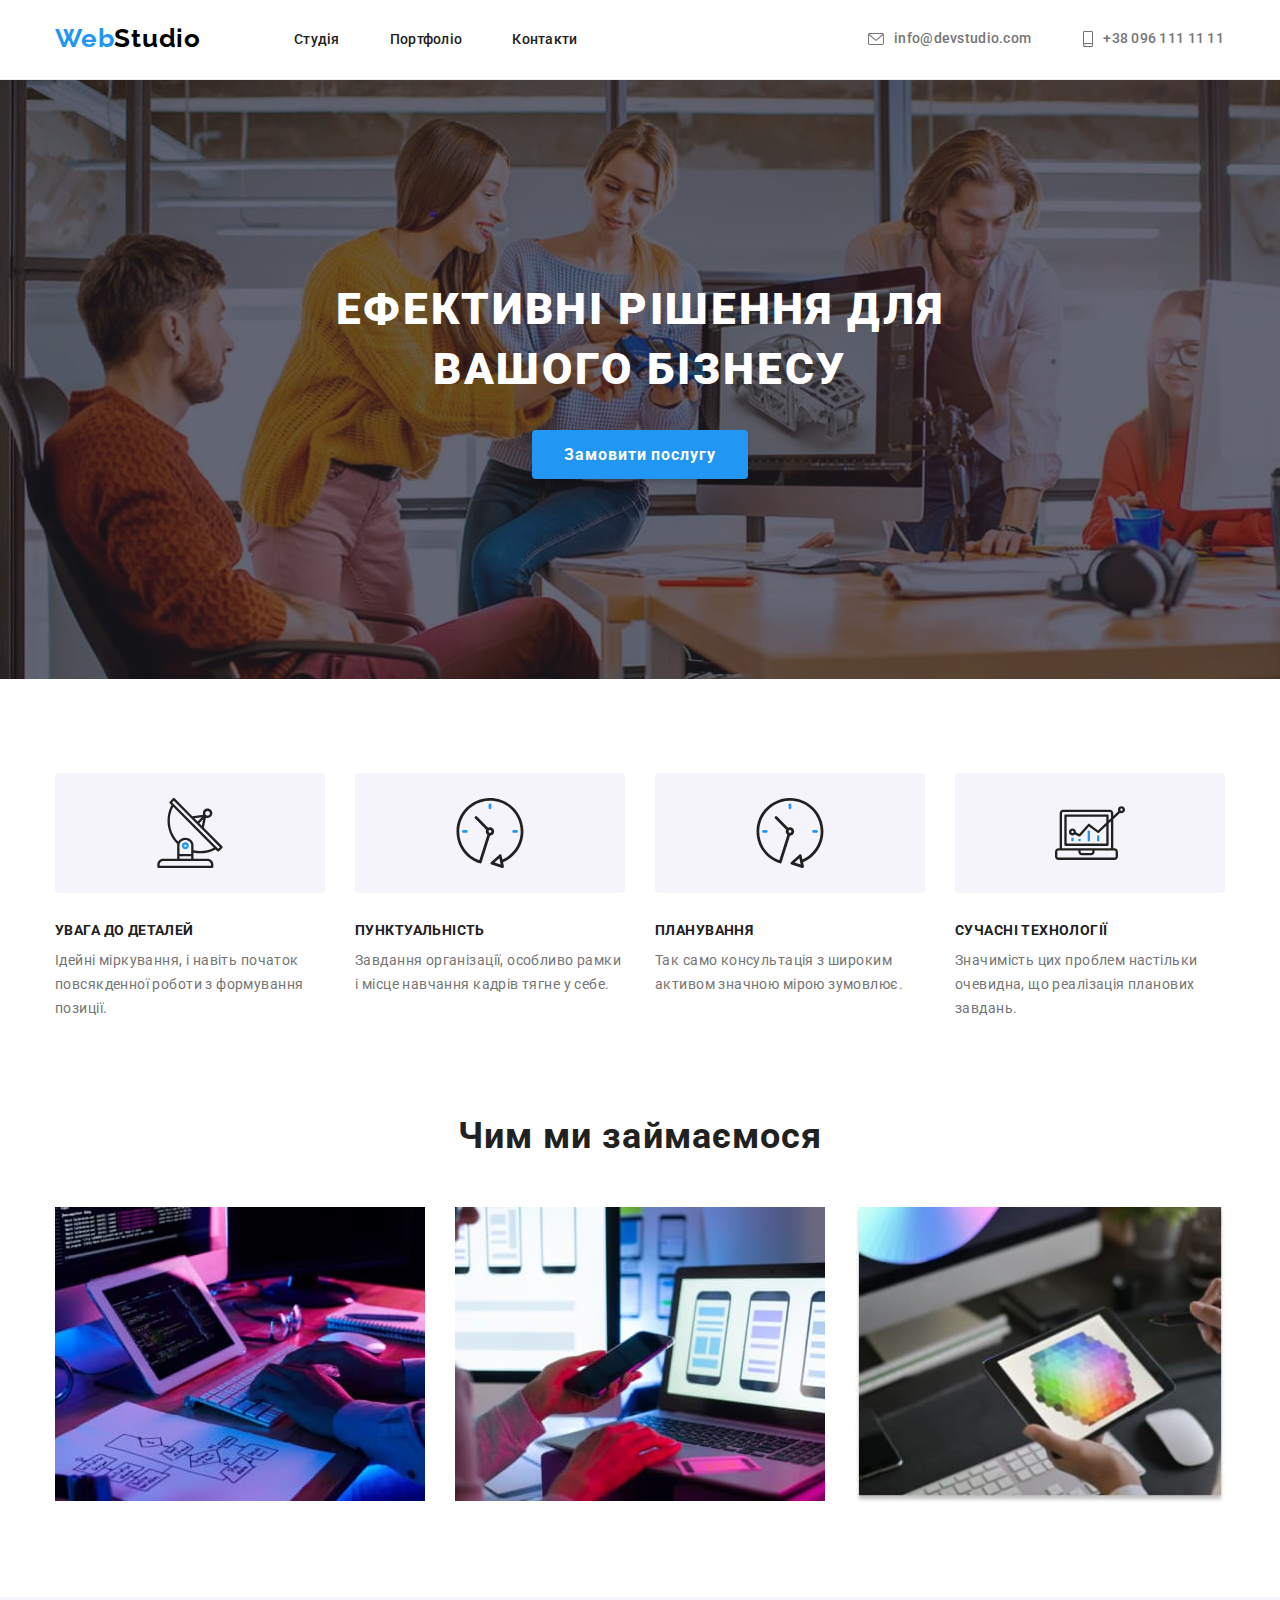
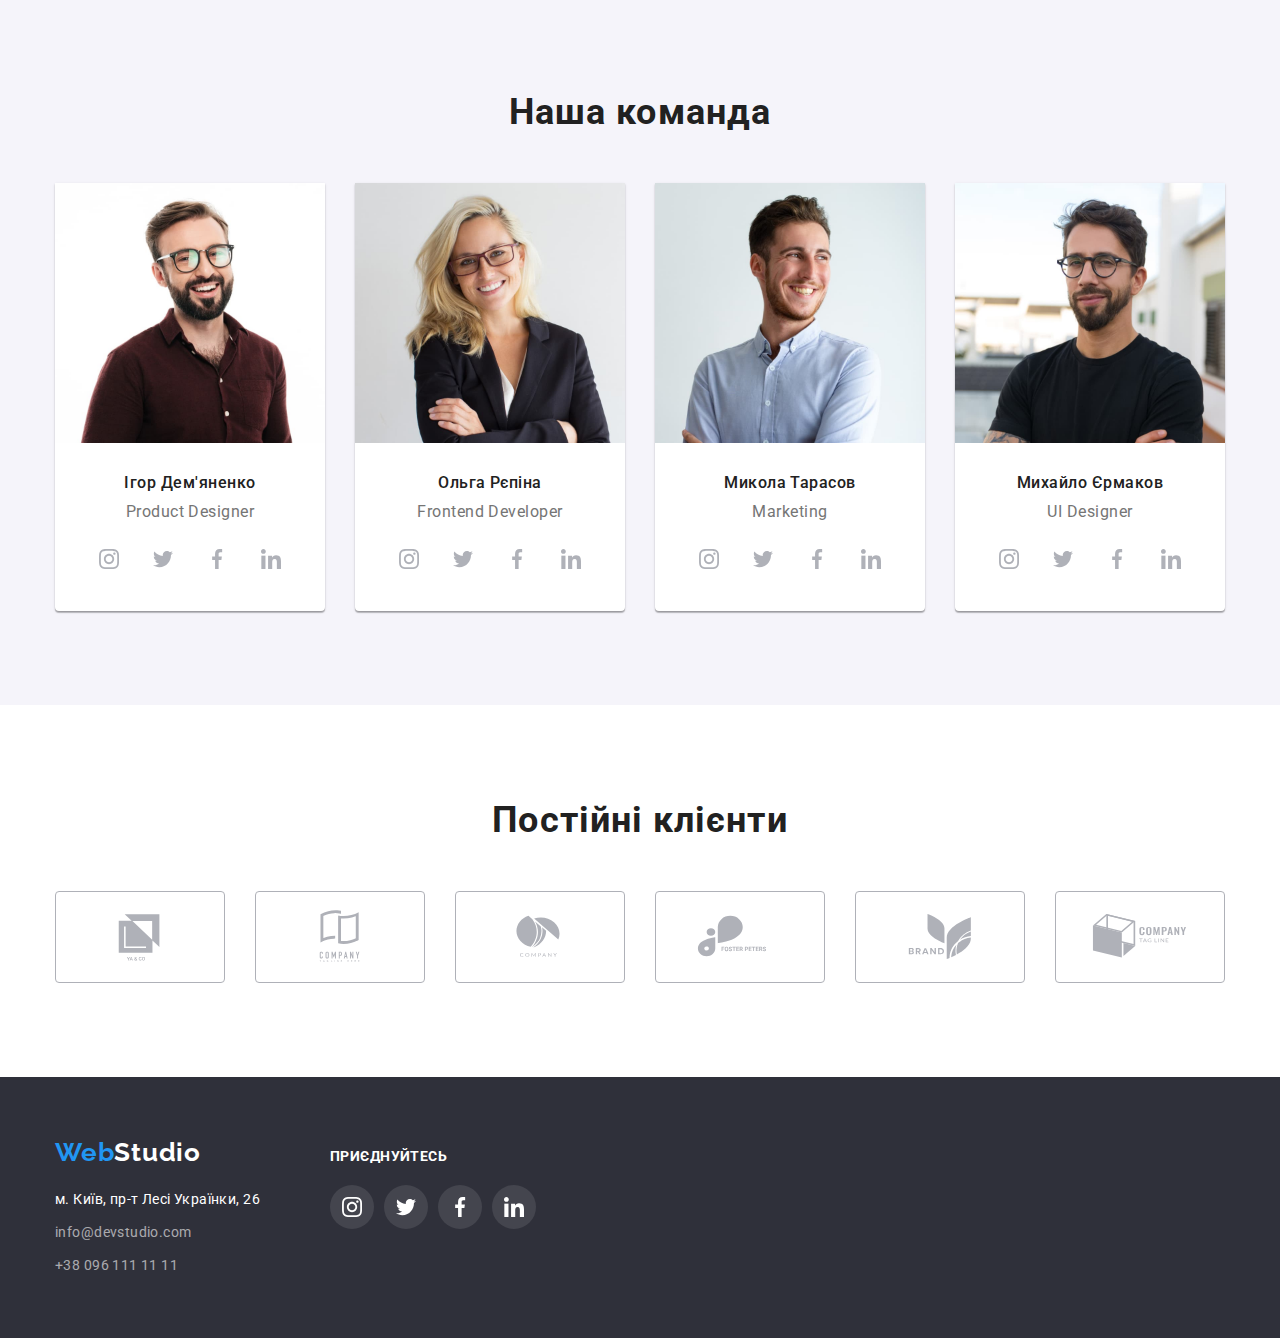
<file: index.html>
<!DOCTYPE html>
<html lang="uk">
<head>
    <meta charset="UTF-8">
    <meta http-equiv="X-UA-Compatible" content="IE=edge">
    <meta name="viewport" content="width=device-width, initial-scale=1.0">
    <title>Студія</title> 
    <link rel="preconnect" href="https://fonts.googleapis.com">
    <link rel="preconnect" href="https://fonts.gstatic.com" crossorigin>
    <link href="https://fonts.googleapis.com/css2?family=Raleway:wght@700&family=Roboto:wght@400;500;700;900&display=swap"
        rel="stylesheet">
    <link rel="stylesheet" href="https://cdn.jsdelivr.net/npm/modern-normalize@1.1.0/modern-normalize.min.css">
    <link rel="stylesheet" href="./css/styles.css">

</head>
<body>
    <header class="main-header">
        <div class="container navigation">
            <nav class="nav">           
                <a class="logo-text link" href="./index.html"><span class="logo-text-span">Web</span>Studio</a>
                <ul class="list menu-list1">
                    <li><a class="link menu-link" href="./index.html">Студія</a></li>
                    <li><a class="link menu-link" href="./portfolio.html">Портфоліо</a></li>
                    <li><a class="link menu-link" href="#contacts">Контакти</a></li>
                </ul>
            </nav>

            <ul class="list menu-list2">
                <li class="header-address">
                    <a class="link link-header" href="mailto:info@devstudio.com" target="_blank">
                    <svg aria-label="іконка пошти" class="icon-mail">
                        <use href="./images/svg-sprite/sprite-icon.svg#icon-mail"></use>
                    </svg>
                    info@devstudio.com
                    </a>
                </li>
                <li class="header-address">
                    <a class="link link-header" href="tel:+380961111111" target="_blank">
                    <svg aria-label="іконка телефону" class="icon-telef ">
                        <use href="./images/svg-sprite/sprite-icon.svg#icon-telef"></use>
                    </svg>
                    +38 096 111 11 11
                </a>
            </li>
            </ul>
               
        </div>
    </header>

    <main>

        <section class="background-section">
            <div class="container">
                <h1 class="text-header">
                    Ефективні рішення для вашого бізнесу
                </h1>
                <button class="btn-studio" type="button">Замовити послугу</button>
            </div>
        </section>

        <section class="section">
            <div class="container">
                <h2 class="visually-hidden">Наші особливоті</h2>
                <ul class="list peculiarities">
                    <li class="item">
                        <div class="item-icon">
                            <svg class="antenna-icon">
                                <use href="./images/svg-sprite/sprite-icon.svg#icon-antenna"></use>
                            </svg>
                        </div>
                        <h3 class="text-headline">УВАГА ДО ДЕТАЛЕЙ</h3>
                        <p class="text-description">Ідейні міркування, і навіть початок повсякденної роботи з формування позиції.</p>
                    </li>

                    <li class="item">
                        <div class="item-icon">
                            <svg class="antenna-icon">
                                <use href="./images/svg-sprite/sprite-icon.svg#icon-clock"></use>
                            </svg>
                        </div>
                        <h3 class="text-headline">ПУНКТУАЛЬНІСТЬ</h3>
                        <p class="text-description">Завдання організації, особливо рамки і місце навчання кадрів тягне у себе.</p>
                    </li>

                    <li class="item">   
                        <div class="item-icon">
                            <svg class="antenna-icon">
                                <use href="./images/svg-sprite/sprite-icon.svg#icon-clock"></use>
                            </svg>
                        </div>
                        <h3 class="text-headline">ПЛАНУВАННЯ</h3>
                        <p class="text-description">Так само консультація з широким активом значною мірою зумовлює.</p>
                    </li>

                    <li class="item">
                        <div class="item-icon">
                            <svg class="antenna-icon">
                                <use href="./images/svg-sprite/sprite-icon.svg#icon-diagram"></use>
                            </svg>
                        </div>
                        <h3 class="text-headline">СУЧАСНІ ТЕХНОЛОГІЇ</h3>
                        <p class="text-description">Значимість цих проблем настільки очевидна, що реалізація планових завдань.</p>
                    </li>
                </ul>
            </div>
        </section>

        <section class="section section-3">
            <div class="container">
                <h2 class="text-h">Чим ми займаємося</h2>
                <ul class="list container-list"> 
                    <li><img class="img-what-does" src="./images/img-1.jpg" alt="процес програмування" width="370"></li>
                    <li><img class="img-what-does" src="./images/img-2.jpg" alt="ноутбук та телефон" width="370"></li>
                    <li><img class="img-what-does" src="./images/img-3.jpg" alt="планшет" width="370"></li>
                </ul>
            </div>
        </section>

        <section class="section studio-section">
            <div class="container">
                <h2 class="text-h">Наша команда</h2>
                <ul class="list studio-container">
                    <li class="block-content">
                            <img src="./images/section-team/img-s1.jpg" alt="фото Ігора Дем'яненка" width="270">
                            <h3 class="text-team-name">Ігор Дем'яненко</h3>
                            <p  class="text-profession">Product Designer</p>  
                            <ul class="social-list list">
                                <li class="list-item">
                                    <a href="" class="social-link">
                                        <svg aria-label="іконка інстаграму" class="social-list-icon">
                                            <use href="./images/svg-sprite/sprite-icon.svg#icon-instagram"></use>
                                        </svg>
                                    </a>
                                </li>
                                <li class="list-item">
                                    <a href="" class="social-link">
                                        <svg aria-label="іконка твітеру" class="social-list-icon">
                                            <use href="./images/svg-sprite/sprite-icon.svg#icon-twitter"></use>
                                        </svg>
                                    </a>
                                </li>
                                <li class="list-item">
                                    <a href="" class="social-link">
                                        <svg aria-label="іконка фейсбуку" class="social-list-icon">
                                            <use href="./images/svg-sprite/sprite-icon.svg#icon-facebook"></use>
                                        </svg>
                                    </a>
                                </li>
                                <li class="list-item">
                                    <a href="" class="social-link">
                                        <svg aria-label="іконка лінкдедин" class="social-list-icon">
                                            <use href="./images/svg-sprite/sprite-icon.svg#icon-linkedin"></use>
                                        </svg>
                                    </a>
                                </li>
                            </ul>
                    </li>

                    <li class="block-content">
                        <img src="./images/section-team/img-s2.jpg" alt="фото Ольги Рєпіний" width="270">
                        <h3 class="text-team-name">Ольга Рєпіна</h3>
                        <p  class="text-profession">Frontend Developer</p>
                        <ul class="social-list list">
                                <li class="list-item">
                                    <a href="" class="social-link">
                                        <svg aria-label="іконка інстаграму" class="social-list-icon">
                                            <use href="./images/svg-sprite/sprite-icon.svg#icon-instagram"></use>
                                        </svg>
                                    </a>
                                </li>
                                <li class="list-item">
                                    <a href="" class="social-link">
                                        <svg aria-label="іконка твітеру" class="social-list-icon">
                                            <use href="./images/svg-sprite/sprite-icon.svg#icon-twitter"></use>
                                        </svg>
                                    </a>
                                </li>
                                <li class="list-item">
                                    <a href="" class="social-link">
                                        <svg aria-label="іконка фейсбуку" class="social-list-icon">
                                            <use href="./images/svg-sprite/sprite-icon.svg#icon-facebook"></use>
                                        </svg>
                                    </a>
                                </li>
                                <li class="list-item">
                                    <a href="" class="social-link">
                                        <svg aria-label="іконка лінкдедин" class="social-list-icon">
                                            <use href="./images/svg-sprite/sprite-icon.svg#icon-linkedin"></use>
                                        </svg>
                                    </a>
                                </li>
                            </ul>
                    </li>

                    <li class="block-content">
                        <img src="./images/section-team/img-s3.jpg" alt="фото Миколи Тарасова" width="270">
                        <h3 class="text-team-name">Микола Тарасов</h3>
                        <p  class="text-profession">Marketing</p>
                        <ul class="social-list list">
                                <li class="list-item">
                                    <a href="" class="social-link">
                                        <svg aria-label="іконка інстаграму" class="social-list-icon">
                                            <use href="./images/svg-sprite/sprite-icon.svg#icon-instagram"></use>
                                        </svg>
                                    </a>
                                </li>
                                <li class="list-item">
                                    <a href="" class="social-link">
                                        <svg aria-label="іконка твітеру" class="social-list-icon">
                                            <use href="./images/svg-sprite/sprite-icon.svg#icon-twitter"></use>
                                        </svg>
                                    </a>
                                </li>
                                <li class="list-item">
                                    <a href="" class="social-link">
                                        <svg aria-label="іконка фейсбуку" class="social-list-icon">
                                            <use href="./images/svg-sprite/sprite-icon.svg#icon-facebook"></use>
                                        </svg>
                                    </a>
                                </li>
                                <li class="list-item">
                                    <a href="" class="social-link">
                                        <svg aria-label="іконка лінкдедин" class="social-list-icon">
                                            <use href="./images/svg-sprite/sprite-icon.svg#icon-linkedin"></use>
                                        </svg>
                                    </a>
                                </li>
                            </ul>
                    </li>

                    <li class="block-content">
                        <img src="./images/section-team/img-s4.jpg" alt="фото Михайла Єрмакова" width="270">
                        <h3 class="text-team-name">Михайло Єрмаков</h3>
                        <p  class="text-profession">UI Designer</p>
                        <ul class="social-list list">
                                <li class="list-item">
                                    <a href="" class="social-link">
                                        <svg aria-label="іконка інстаграму" class="social-list-icon">
                                            <use href="./images/svg-sprite/sprite-icon.svg#icon-instagram"></use>
                                        </svg>
                                    </a>
                                </li>
                                <li class="list-item">
                                    <a href="" class="social-link">
                                        <svg aria-label="іконка твітеру" class="social-list-icon">
                                            <use href="./images/svg-sprite/sprite-icon.svg#icon-twitter"></use>
                                        </svg>
                                    </a>
                                </li>
                                <li class="list-item">
                                    <a href="" class="social-link">
                                        <svg aria-label="іконка фейсбуку" class="social-list-icon">
                                            <use href="./images/svg-sprite/sprite-icon.svg#icon-facebook"></use>
                                        </svg>
                                    </a>
                                </li>
                                <li class="list-item">
                                    <a href="" class="social-link">
                                        <svg aria-label="іконка лінкдедин" class="social-list-icon">
                                            <use href="./images/svg-sprite/sprite-icon.svg#icon-linkedin"></use>
                                        </svg>
                                    </a>
                                </li>
                            </ul>
                    </li>
                </ul>
            </div>
        </section>

        <section class="section studio-section-link">
            <div class="container">
                <h2 class="text-h text-icon">Постійні клієнти</h2>

                <ul class="section-list-item list">
                    <li class="list-l">
                        <a href="" class="link-item-icon">
                            <svg class="section-item">
                                <use href="./images/svg-sprite/sprite-icon.svg#icon-Logo"></use>
                            </svg>
                        </a>
                    </li>
                    <li class="list-l">
                        <a href="" class="link-item-icon">
                            <svg class="section-item">
                                <use href="./images/svg-sprite/sprite-icon.svg#icon-Logo-1"></use>
                            </svg>
                        </a>
                    </li>
                    <li class="list-l">
                        <a href="" class="link-item-icon">
                            <svg class="section-item">
                                <use href="./images/svg-sprite/sprite-icon.svg#icon-Logo-2"></use>
                            </svg>
                        </a>
                    </li>
                    <li class="list-l">
                        <a href="" class="link-item-icon">
                            <svg class="section-item">
                                <use href="./images/svg-sprite/sprite-icon.svg#icon-Logo-3"></use>
                            </svg>
                        </a>
                    </li>
                    <li class="list-l">
                        <a href="" class="link-item-icon">
                            <svg class="section-item">
                                <use href="./images/svg-sprite/sprite-icon.svg#icon-Logo-4"></use>
                            </svg>
                        </a>
                    </li>
                    <li class="list-l">
                        <a href="" class="link-item-icon">
                            <svg class="section-item">
                                <use href="./images/svg-sprite/sprite-icon.svg#icon-Logo-5"></use>
                            </svg>
                        </a>
                    </li>
                </ul>

            </div>
        </section>
    </main>
    
    <footer class="foother">
        <div class="container foother-section">
            <div class="box-address">
                <a class="link logo-text" href="./index.html"><span class="logo-text-span">Web</span><span class="logo-text-span-dark">Studio</span></a>
                <address id="contacts" class="contacts">
                    <ul class="list foother-list">
                        <li><a class="address-text link" href="https://goo.gl/maps/6DqwWdedDpS3PxJS8" 
                                target="_blank" 
                                rel="noopener noreferrer nofollow">
                                м. Київ, пр-т Лесі Українки, 26
                            </a>
                        </li>
                        <li><a class="link contacts-text" href="mailto:info@devstudio.com" target="_blank">info@devstudio.com</a></li>
                        <li><a class="link contacts-text" href="tel:+380961111111" target="_blank">+38 096 111 11 11</a></li>
                    </ul>
                </address>
            </div>

            <div class="footer-blok-items">
                <p class="text-social-network">приєднуйтесь</p>
                <ul class="list address-icon">
                    <li>
                        <a class="link-footer-icon" href="">
                            <svg class="icon-footer">
                                <use href="./images/svg-sprite/sprite-icon.svg#icon-instagram"></use>
                            </svg>
                        </a>
                    </li>
                    <li>
                        <a class="link-footer-icon" href="">
                            <svg class="icon-footer">
                                <use href="./images/svg-sprite/sprite-icon.svg#icon-twitter"></use>
                            </svg>
                        </a>
                    </li>
                    <li>
                        <a class="link-footer-icon" href="">
                            <svg class="icon-footer">
                                <use href="./images/svg-sprite/sprite-icon.svg#icon-facebook"></use>
                            </svg>
                        </a>
                    </li>
                    <li>
                        <a class="link-footer-icon" href="">
                            <svg class="icon-footer">
                                <use href="./images/svg-sprite/sprite-icon.svg#icon-linkedin"></use>
                            </svg>
                        </a>
                    </li>
                </ul>
            </div>
        </div>
    </footer>

</body>
</html>
</file>
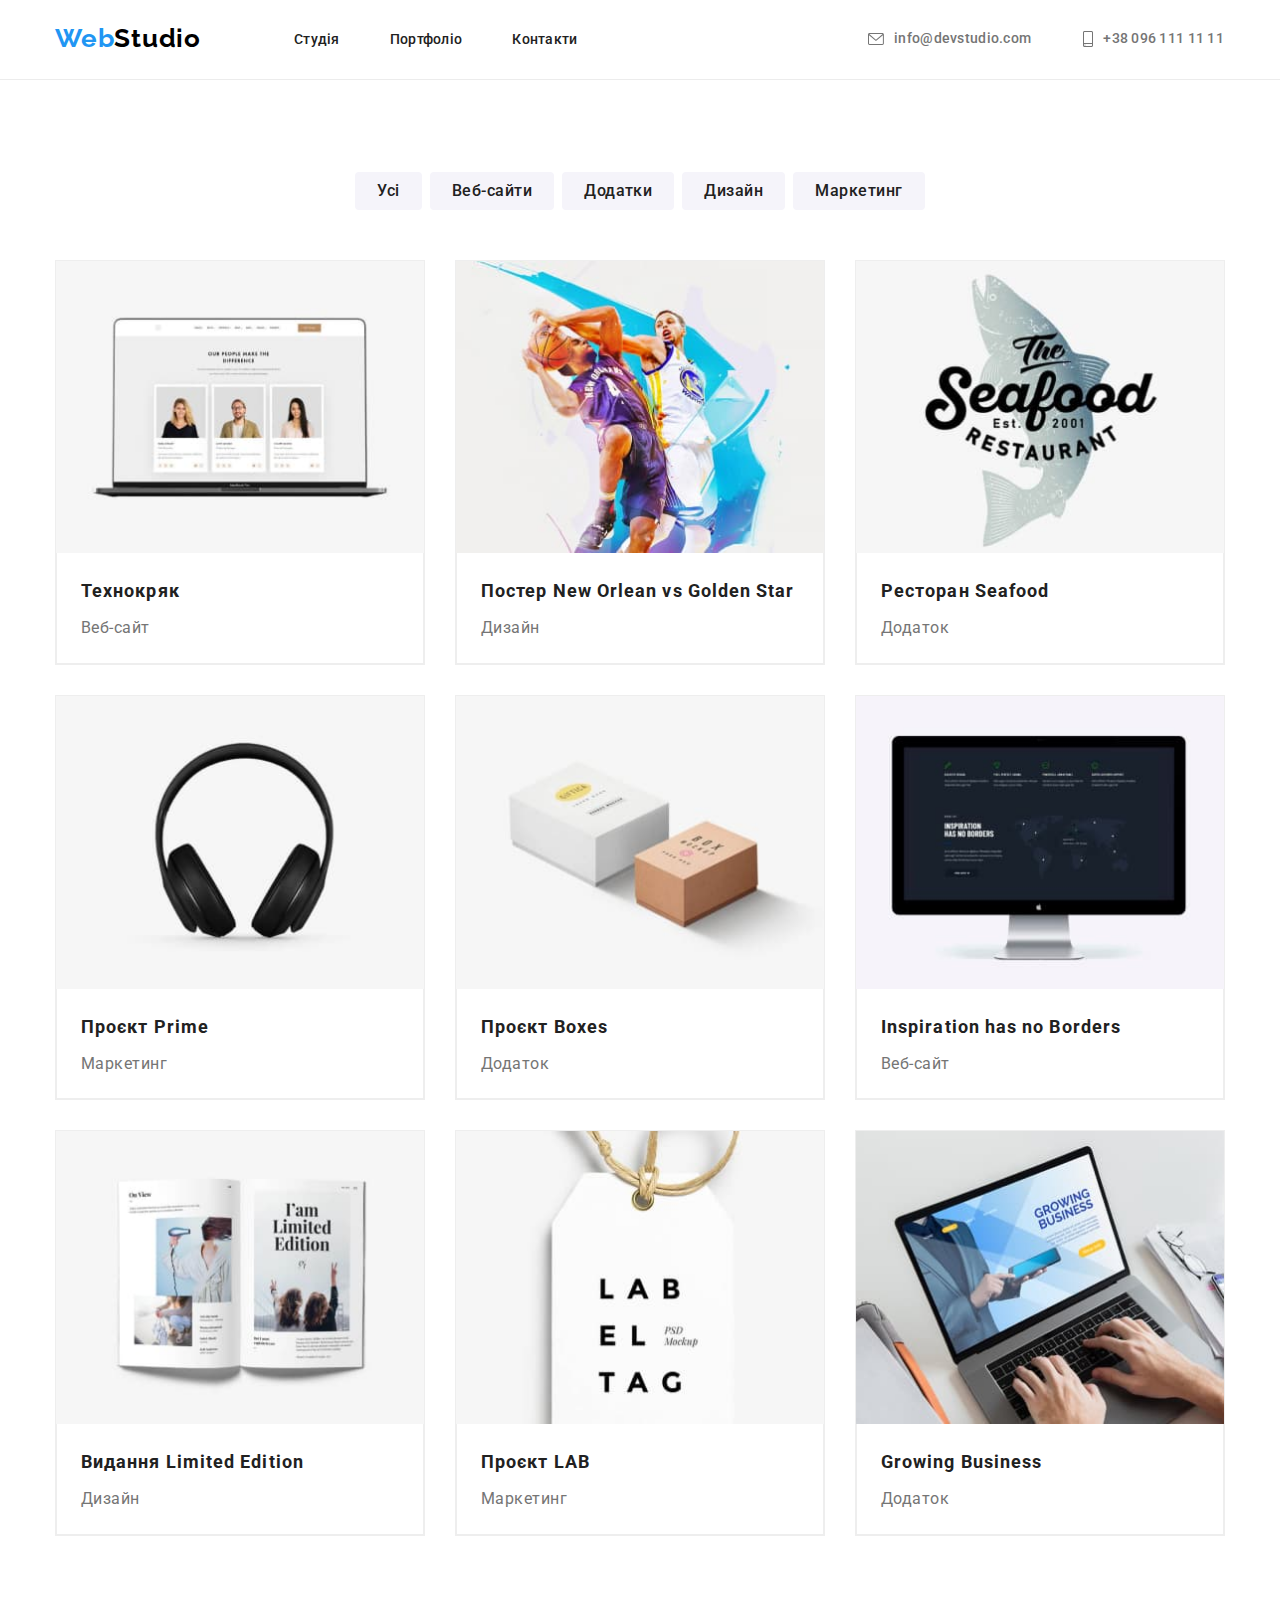
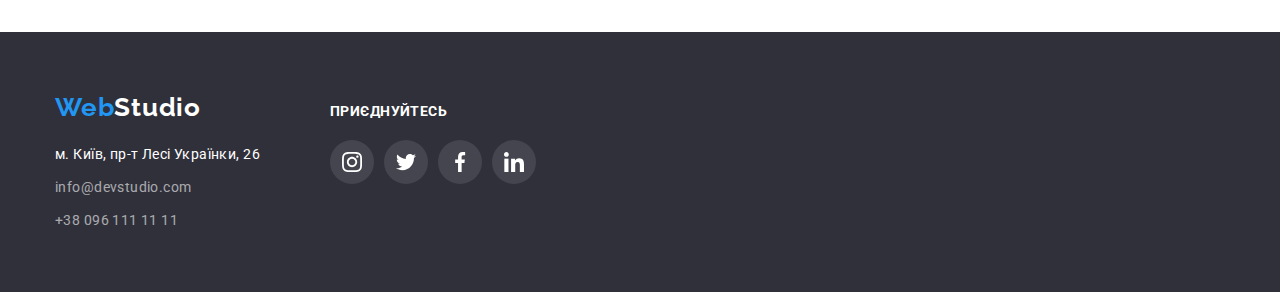
<file: portfolio.html>
<!DOCTYPE html>
<html lang="uk">
<head>
    <meta charset="UTF-8">
    <meta http-equiv="X-UA-Compatible" content="IE=edge">
    <meta name="viewport" content="width=device-width, initial-scale=1.0">
    <title>Портфоліо</title>
   
    <link rel="preconnect" href="https://fonts.googleapis.com">
    <link rel="preconnect" href="https://fonts.gstatic.com" crossorigin>
    <link
        href="https://fonts.googleapis.com/css2?family=Montserrat:wght@400;500;600&family=Raleway:wght@700&family=Roboto:wght@400;500;700;900&display=swap"
        rel="stylesheet">
    <link rel="stylesheet" href="https://cdn.jsdelivr.net/npm/modern-normalize@1.1.0/modern-normalize.min.css">
    <link rel="stylesheet" href="./css/styles.css">    
</head>
<body>
    <header class="main-header">
        <div class="container navigation">
            <nav class="nav">
                <a class="logo-text link" href="./index.html"><span class="logo-text-span">Web</span>Studio</a>
                <ul class="list menu-list1">
                    <li><a class="link menu-link" href="./index.html">Студія</a></li>
                    <li><a class="link menu-link" href="./portfolio.html">Портфоліо</a></li>
                    <li><a class="link menu-link" href="#contacts">Контакти</a></li>
                </ul>
            </nav>
    
            <ul class="list menu-list2">
                <li class="header-address">
                    <a class="link link-header" href="mailto:info@devstudio.com" target="_blank">
                        <svg aria-label="іконка пошти" class="icon-mail">
                            <use href="./images/svg-sprite/sprite-icon.svg#icon-mail"></use>
                        </svg>
                        info@devstudio.com
                    </a>
                </li>
                <li class="header-address">
                    <a class="link link-header" href="tel:+380961111111" target="_blank">
                        <svg aria-label="іконка телефону" class="icon-telef ">
                            <use href="./images/svg-sprite/sprite-icon.svg#icon-telef"></use>
                        </svg>
                        +38 096 111 11 11
                    </a>
                </li>
            </ul>
    
        </div>
    </header>
    
    <main>
        <section class="section-csrts">
            <div class="container">
                    <h2 class="visually-hidden">Портфоліо</h2>
                    <ul class="list btn-list">
                        <li><button class="btn" type="button">Усі</button></li>
                        <li><button class="btn" type="button">Веб-сайти</button></li>
                        <li><button class="btn" type="button">Додатки</button></li>
                        <li><button class="btn" type="button">Дизайн</button></li>
                        <li><button class="btn" type="button">Маркетинг</button></li>
                    </ul>                    

                    <ul class="list carst-box">
                        <li class="box-content">
                            <a class="box-content-link" href="">
                                <img src="./images/portfolio/portfolio-img1.jpg" alt="ноутбук з відкритою сторінкою веб-сайта" width="370">
                                <div class="box-content-text">
                                    <h2 class="h-box">Технокряк</h2>
                                    <p class="text-box">Веб-сайт</p>
                                </div>
                            </a>
                    </li>

                    <li class="box-content">
                        <a class="box-content-link" href="">
                            <img src="./images/portfolio/portfolio-img2.jpg" alt="баскетболісти"  width="370">
                                <div class="box-content-text">
                                    <h2 class="h-box">Постер New Orlean vs Golden Star</h2>
                                    <p class="text-box">Дизайн</p>
                                </div>
                            </a> 
                        </li>

                    <li class="box-content">
                         <a class="box-content-link" href="">
                            <img src="./images/portfolio/portfolio-img3.jpg" alt="лого ресторана Seafood"  width="370">
                                <div class="box-content-text">
                                    <h2 class="h-box">Ресторан Seafood</h2>
                                    <p class="text-box">Додаток</p>
                                </div>
                            </a>
                        </li>

                    <li class="box-content">
                        <a class="box-content-link" href="">
                            <img src="./images/portfolio/portfolio-img4.jpg" alt="навушники" width="370">
                            <div class="box-content-text">
                                <h2 class="h-box">Проєкт Prime</h2>
                                <p class="text-box">Маркетинг</p>
                            </div>
                        </a>
                    </li>

                    <li class="box-content">
                        <a class="box-content-link" href="">
                            <img src="./images/portfolio/portfolio-img5.jpg" alt="дві коробки" width="370">
                            <div class="box-content-text">
                                <h2 class="h-box">Проєкт Boxes</h2>
                                <p class="text-box">Додаток</p>
                            </div>
                        </a>
                    </li>

                    <li class="box-content">
                        <a class="box-content-link" href="">
                            <img src="./images/portfolio/portfolio-img6.jpg" alt="екран комп'ютера з відкритим вебсайтом" width="370">
                            <div class="box-content-text">
                                <h2 class="h-box">Inspiration has no Borders</h2>
                                <p class="text-box">Веб-сайт</p>
                            </div>
                        </a>
                    </li>

                    <li class="box-content">
                        <a class="box-content-link" href="">
                            <img src="./images/portfolio/portfolio-img7.jpg" alt="книга" width="370">
                            <div class="box-content-text">
                                <h2 class="h-box">Видання Limited Edition</h2>
                                <p class="text-box">Дизайн</p>
                            </div>
                        </a>
                    </li>

                    <li class="box-content">
                        <a class="box-content-link" href="">
                            <img src="./images/portfolio/portfolio-img8.jpg" alt="бирка" width="370">
                            <div class="box-content-text">
                                <h2 class="h-box">Проєкт LAB</h2>
                                <p class="text-box">Маркетинг</p>
                            </div>
                        </a>
                    </li>

                    <li class="box-content">
                        <a class="box-content-link" href="">
                            <img src="./images/portfolio/portfolio-img9.jpg" alt="ноутбук з відкритим вебсайтом" width="370">
                            <div class="box-content-text">
                                <h2 class="h-box">Growing Business</h2>
                                <p class="text-box">Додаток</p>
                            </div>
                        </a>
                    </li>
                </ul>
            </div>
        </section>   
    </main>
    <footer class="foother">
        <div class="container foother-section">
            <div class="box-address">
                <a class="link logo-text" href="./index.html"><span class="logo-text-span">Web</span><span
                        class="logo-text-span-dark">Studio</span></a>
                <address id="contacts" class="contacts">
                    <ul class="list foother-list">
                        <li><a class="address-text link" href="https://goo.gl/maps/6DqwWdedDpS3PxJS8" target="_blank"
                                rel="noopener noreferrer nofollow">
                                м. Київ, пр-т Лесі Українки, 26
                            </a>
                        </li>
                        <li><a class="link contacts-text" href="mailto:info@devstudio.com"
                                target="_blank">info@devstudio.com</a></li>
                        <li><a class="link contacts-text" href="tel:+380961111111" target="_blank">+38 096 111 11 11</a>
                        </li>
                    </ul>
                </address>
            </div>
    
            <div class="footer-blok-items">
                <h2 class="text-social-network">приєднуйтесь</h2>
                <ul class="list address-icon">
                    <li>
                        <a class="link-footer-icon" href="">
                            <svg class="icon-footer">
                                <use href="./images/svg-sprite/sprite-icon.svg#icon-instagram"></use>
                            </svg>
                        </a>
                    </li>
                    <li>
                        <a class="link-footer-icon" href="">
                            <svg class="icon-footer">
                                <use href="./images/svg-sprite/sprite-icon.svg#icon-twitter"></use>
                            </svg>
                        </a>
                    </li>
                    <li>
                        <a class="link-footer-icon" href="">
                            <svg class="icon-footer">
                                <use href="./images/svg-sprite/sprite-icon.svg#icon-facebook"></use>
                            </svg>
                        </a>
                    </li>
                    <li>
                        <a class="link-footer-icon" href="">
                            <svg class="icon-footer">
                                <use href="./images/svg-sprite/sprite-icon.svg#icon-linkedin"></use>
                            </svg>
                        </a>
                    </li>
                </ul>
            </div>
        </div>
    </footer>
</body>
</html>
</file>
<file: css/styles.css>
/* global variables */
:root{
    --barand-color: #2196F3 ;
}

/* normalize */
h1,
h2,
h3,
h4,
p {
    margin-top: 0;
    margin-bottom: 0;
}

ul,
ol {
    margin-top: 0;
    margin-bottom: 0;
    padding-left: 0;
}


.link{
    text-decoration: none;
}

.list{
    list-style: none;
}

img{
    display: block;
    max-width: 100%;
    height: auto;
}

button {
    cursor: pointer;
}

body{
    background-color: #fff;
    font-family: 'Roboto', 'Raleway', sans-serif;
    color: #212121;
}

.container {
    width: 1200px;
    margin-left: auto;
    margin-right: auto;
    padding-left: 15px;
    padding-right: 15px;
}

.section {
    padding-top: 94px;
}

/* HEDER */
.nav {
    display: flex;
    align-items: center;
}

.navigation {
    display: flex;
    align-items: center;
}

.main-header {
    padding-top: 24px;
    padding-bottom: 25px;
    border-bottom: 1px solid #ECECEC;
}

.menu-list1 {
    column-gap: 50px;
    display: flex;
}
.menu-list2 {
    display: flex;
    column-gap: 50px;
    margin-left: auto;
}


.nav .logo-text {
    margin-right: 93px;
}

.logo-text{
    font-family: 'Raleway', sans-serif;
    font-weight: 700;
    font-size: 26px;
    line-height: 1,19;
    letter-spacing: 0.03em;
    color: #000;
}

.logo-text-span{
    color: var(--barand-color);
}

.menu-link{
    font-style: normal;
    font-weight: 500;
    font-size: 14px;
    line-height: 1.14;
    letter-spacing: 0.02em;
    color: #212121;
}

.menu-link:hover,
.menu-link:focus,
.link-header:hover,
.link-header:focus{
    color: var(--barand-color);
}


.link-header{  
    display: flex;
    align-items: center;
    justify-content: center;
    column-gap: 10px;
    padding: 1px;

    font-weight: 500;
    font-size: 14px;
    line-height: 1.14;
    letter-spacing: 0.02em;
    color: #757575;
}

.icon-mail {
    width: 16px;
    height: 12px;
    fill: currentColor;
}

.icon-telef {
    width: 10px;
    height: 16px;
    fill: currentColor;
}

.text-header{
    margin-bottom: 30px;
    margin-left: auto;
    margin-right: auto;
    width: 696px;
    font-weight: 900;
    font-size: 44px;
    line-height: 1.36;
    text-align: center;
    letter-spacing: 0.06em;
    text-transform: uppercase;
    color: #FFFFFF;
}

.btn-studio{
    margin-left: auto;
    margin-right: auto;
    padding: 10px 32px;
    border: transparent;
    font-weight: 700;
    font-size: 16px;
    line-height: 1.87;
    display: flex;
    align-items: center;
    text-align: center;
    letter-spacing: 0.06em;
    color: #FFF;
    background-color: var(--barand-color); 
    box-shadow: 0px 4px 4px rgba(0, 0, 0, 0.15);
    border-radius: 4px;
}

.btn-studio:hover,
.btn-studio:focus{
    background-color: #188CE8;
}

.background-section{
    max-width: 1600px;
    margin-left: auto;
    margin-right: auto;
    padding-top: 200px;
    padding-bottom: 200px;

    background-image: linear-gradient(rgba(47, 48, 58, 0.4), rgba(47, 48, 58, 0.4)), url('../images/bg.jpg');
    background-size: cover;
    background-repeat: no-repeat;
    background-color: #2F303A;
    
}


 /* peculiarities */

.peculiarities {
    display: flex;
    flex-wrap: wrap;
    column-gap: 30px
  }

.peculiarities > .item {
    flex-basis: calc((100% - 90px) / 4);
}

.antenna-icon {
    width: 70px;
    height: 70px;
}

.item-icon {
    display: flex;
    align-items: center;
    justify-content: center;
    min-height: 120px;
    min-width: 270px;
    margin-bottom: 30px;

    background: #F5F4FA;
    border-radius: 4px;
    
}

.text-headline{
    margin-bottom: 10px;
    font-weight: 700;
    font-size: 14px;
    line-height: 1.14;
    letter-spacing: 0.03em;
    text-transform: uppercase;
}

.visually-hidden{
    position: absolute;
    white-space: nowrap;
    width: 1px;
    height: 1px;
    overflow: hidden;
    border: 0;
    padding: 0;
    clip: rect(0 0 0 0);
    clip-path: inset(50%);
    margin: -1px;
}

.text-description{
    font-weight: 400;
    font-size: 14px;
    line-height: 1.71;
    letter-spacing: 0.03em;
    color: #757575;
}

.container-list {
    display: flex;
    flex-wrap: wrap;
    gap: 30px
}

.section-3 {
    padding-bottom: 94px;
}

.text-h{
    margin-bottom: 50px;
    font-weight: 700;
    font-size: 36px;
    line-height: 1.17;
    text-align: center;
    letter-spacing: 0.03em;
}

.studio-section{
    padding-bottom: 94px;
    background-color: #F5F4FA;
}

.studio-section-link {
    padding-bottom: 94px;
}

.studio-container {
    display: flex;
    flex-wrap: wrap;
    gap: 30px;
}

.social-list-icon {
    width: 20px;
    height: 20px;
    fill: #AFB1B8;
}

.social-list {
    display: flex;
    justify-content: center;
    column-gap: 10px;
    padding-bottom: 30px;
}

.social-link {
    display: flex;
    align-items: center;
    justify-content: center;
    width: 44px;
    height: 44px;
    border-radius: 50%;
    background-color: #fff;
}

.social-link:hover,
.social-link:focus {
    background-color: var(--barand-color);
}

.social-link:hover .social-list-icon,
.social-link:focus .social-list-icon{
    fill: #fff;
}

.text-team-name{
    padding-top: 30px;
    margin-bottom: 10px;
    font-weight: 500;
    font-size: 16px;
    line-height: 1.19;
    text-align: center;
    letter-spacing: 0.03em;
}

.text-profession{
    margin-bottom: 16px;
    font-weight: 400;
    font-size: 16px;
    line-height: 1.19;
    text-align: center;
    letter-spacing: 0.03em;
    color: #757575;
}


.block-content{
    flex-basis: calc((100% - 90px) / 4);
    background-color: #fff;
    box-shadow: 0px 1px 3px rgba(0, 0, 0, 0.12), 0px 1px 1px rgba(0, 0, 0, 0.14), 0px 2px 1px rgba(0, 0, 0, 0.2);
    border-radius: 0px 0px 4px 4px;
}


.text-icon {
    margin-bottom: 50px;
    margin-left: auto;
    margin-right: auto;
    text-align: center;
}

.section-list-item {
    display: flex;
    align-items: center;
    justify-content: center;
    gap: 30px;
}

.link-item-icon {
    display: flex;
    align-items: center;
    justify-content: center;
    width: 170px;
    height: 92px;
    border: 1px solid #AFB1B8;
    border-radius: 4px;
}
 
.section-item {
    width: 106px;
    height: 60px;
    fill: #AFB1B8;
} 

.link-item-icon:hover,
.link-item-icon:focus {
    border-color: var(--barand-color)
}

.link-item-icon:hover .section-item,
.link-item-icon:focus .section-item{
    fill: var(--barand-color);
}

.foother{
    background-color: #2F303A;
    padding-top: 60px;
    padding-bottom: 60px;
}

.foother-section {
    display: flex;
    align-items: baseline;
}

.foother-list {
    display: flex;
    flex-direction: column;
    gap: 9px;
}

.logo-text-span-dark{
    color: #fff;
}

.address-text{
    font-style: normal;
    font-weight: 400;
    font-size: 14px;
    line-height: 1.71;
    letter-spacing: 0.03em;
    color: #FFFFFF;
}

.box-address{
    margin-right: 70px
}

.contacts{
    margin-top: 20px;
}

.address-icon {
    display: flex;
    column-gap: 10px;
}

.link-footer-icon {
    display: flex;
    align-items: center;
    justify-content: center;
    width: 44px;
    height: 44px;
    background-color: rgba(255, 255, 255, 0.1);
    border-radius: 50%;
}
.link-footer-icon:hover,
.link-footer-icon:focus {
    background-color: var(--barand-color);
}

.contacts-text{
    font-style: normal;
    font-weight: 400;
    font-size: 14px;
    line-height: 1.71;
    letter-spacing: 0.03em;
    color: rgba(255, 255, 255, 0.6);
}

.icon-footer {
    width: 20px;
    height: 20px;
    fill: #fff;
}

.text-social-network {
    margin-bottom: 20px;
    font-weight: 700;
    font-size: 14px;
    line-height: 1.14;
    letter-spacing: 0.03em;
    text-transform: uppercase;
    color: #FFFFFF;
}

.footer-blok-items {
    padding-top: 12px;
    padding-bottom: 40px;
}

.contacts-text:hover,
.contacts-text:focus,
.address-text:hover,
.address-text:focus{
    color: var(--barand-color);
}

.btn{
    padding: 6px 22px;
    border: transparent;
    font-weight: 500;
    font-size: 16px;
    line-height: 1.625;
    text-align: center;
    letter-spacing: 0.03em;
    color: #212121;
    background-color: #F5F4FA; 
    border-radius: 4px;
}

.btn:hover,
.btn:focus{
    color: #fff;
    background-color: var(--barand-color);
    box-shadow: 0px 3px 1px rgba(0, 0, 0, 0.1), 0px 1px 2px rgba(0, 0, 0, 0.08), 0px 2px 2px rgba(0, 0, 0, 0.12);
}

.btn-list {
    display: flex;
    justify-content: center;
    gap: 8px;
    margin-bottom: 50px;
}

.box-content{
    flex-basis: calc((100% - 60px) / 3);
    background-color: #fff;
    border: 1px solid #EEEEEE; 
}

.box-content-link{
    text-decoration: none;
    display: block;
}

.box-content-link:hover,
.box-content-link:focus {
    box-shadow: 0px 1px 1px rgba(0, 0, 0, 0.12), 0px 4px 4px rgba(0, 0, 0, 0.06), 1px 4px 6px rgba(0, 0, 0, 0.16);
}

.carst-box {
    display: flex;
    flex-wrap: wrap;
    gap: 30px;
}

.h-box{
    margin-bottom: 4px;

    color: #212121;
    font-weight: 700;
    font-size: 18px;
    line-height: 2;
    letter-spacing: 0.06em;
}

.text-box{
    
    font-weight: 400;
    font-size: 16px;
    line-height: 1.87;
    letter-spacing: 0.03em;
    color: #757575;
}

.section-csrts {
    padding-top: 92px;
    padding-bottom: 96px;
}

.box-content-text {
    padding-top: 20px;
    padding-left: 24px;
    padding-right: 24px;
    padding-bottom: 20px;

    border: 1px solid #EEEEEE;
    border-top: 0;
}
</file>
